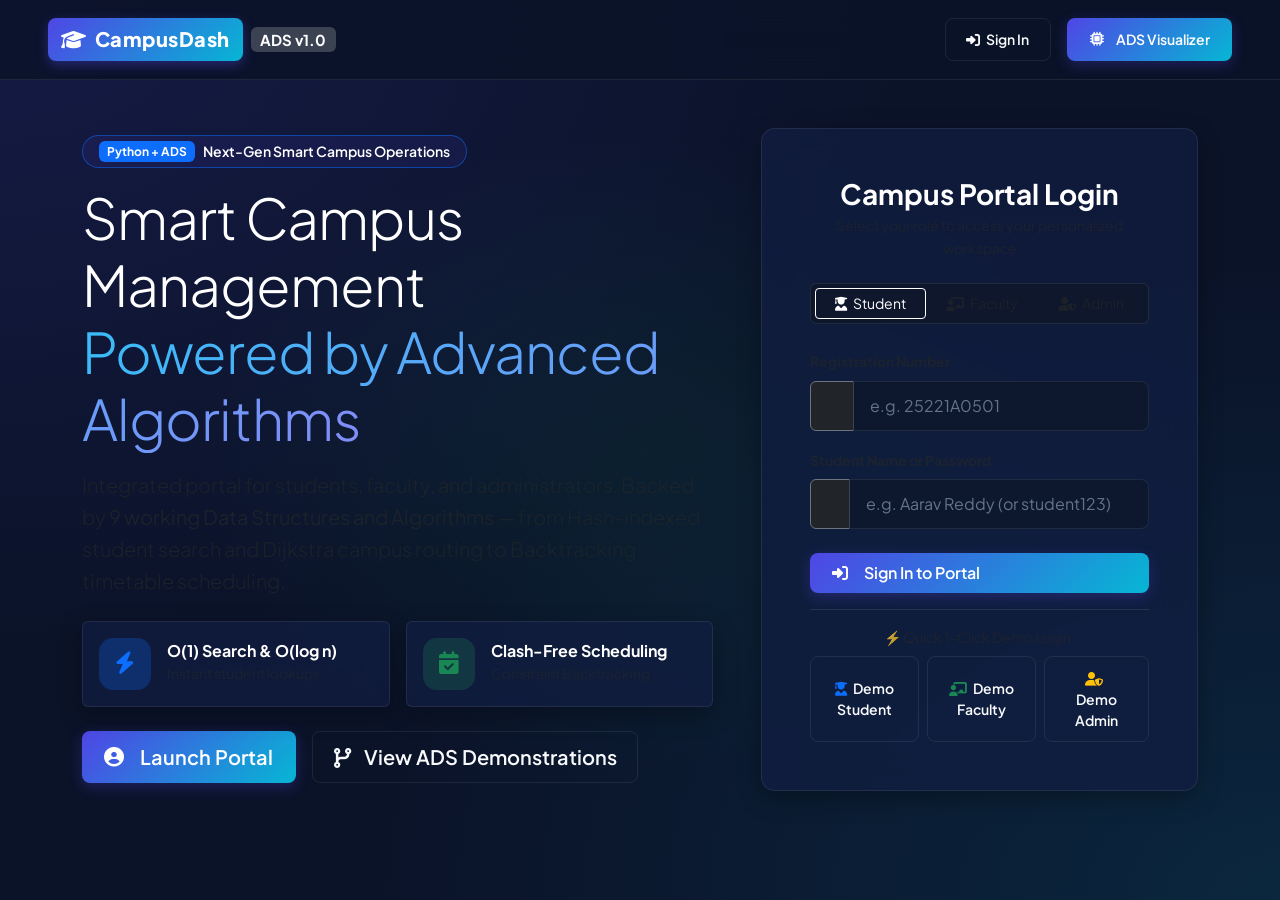
<file: frontend/index.html>
<!DOCTYPE html>
<html lang="en">
<head>
  <meta charset="UTF-8">
  <meta name="viewport" content="width=device-width, initial-scale=1.0">
  <title>CampusDash – Smart Campus Management System</title>
  <link href="https://cdn.jsdelivr.net/npm/bootstrap@5.3.2/dist/css/bootstrap.min.css" rel="stylesheet">
  <link rel="stylesheet" href="https://cdnjs.cloudflare.com/ajax/libs/font-awesome/6.4.2/css/all.min.css">
  <link rel="stylesheet" href="css/style.css">
</head>
<body>

  <!-- Top Header Navigation -->
  <nav class="navbar navbar-custom">
    <div class="container-fluid px-lg-4">
      <a class="navbar-brand d-flex align-items-center gap-2 text-white fw-bold" href="index.html">
        <span class="brand-badge"><i class="fas fa-graduation-cap me-1"></i> CampusDash</span>
        <span class="badge bg-secondary bg-opacity-50 small d-none d-sm-inline">ADS v1.0</span>
      </a>
      <div class="d-flex align-items-center gap-3">
        <a href="#login-section" class="btn btn-outline-campus btn-sm">
          <i class="fas fa-sign-in-alt me-1"></i> Sign In
        </a>
        <a href="algorithms.html" class="btn btn-campus btn-sm">
          <i class="fas fa-microchip me-1"></i> ADS Visualizer
        </a>
      </div>
    </div>
  </nav>

  <!-- Hero & Login Section -->
  <div class="container my-5">
    <div class="row align-items-center g-5">
      <!-- Left Hero Banner -->
      <div class="col-lg-7">
        <div class="d-inline-flex align-items-center gap-2 px-3 py-1 rounded-pill border border-primary border-opacity-50 mb-3" style="background: rgba(79, 70, 229, 0.1);">
          <span class="badge bg-primary">Python + ADS</span>
          <span class="text-white small fw-semibold">Next-Gen Smart Campus Operations</span>
        </div>
        <h1 class="display-4 fw-extrabold text-white mb-3" style="letter-spacing: -1px;">
          Smart Campus Management <br>
          <span style="background: linear-gradient(135deg, #38BDF8 0%, #818CF8 100%); -webkit-background-clip: text; -webkit-text-fill-color: transparent;">
            Powered by Advanced Algorithms
          </span>
        </h1>
        <p class="lead text-muted mb-4">
          Integrated portal for students, faculty, and administrators. Backed by <strong>9 working Data Structures and Algorithms</strong> — from Hash-indexed student search and Dijkstra campus routing to Backtracking timetable scheduling.
        </p>

        <!-- Feature Badges -->
        <div class="row g-3 mb-4">
          <div class="col-sm-6">
            <div class="d-flex align-items-center gap-3 p-3 rounded glass-panel">
              <div class="stat-icon bg-primary bg-opacity-25 text-primary mb-0">
                <i class="fas fa-bolt"></i>
              </div>
              <div>
                <h6 class="text-white fw-bold mb-0">O(1) Search & O(log n)</h6>
                <small class="text-muted">Instant student lookups</small>
              </div>
            </div>
          </div>
          <div class="col-sm-6">
            <div class="d-flex align-items-center gap-3 p-3 rounded glass-panel">
              <div class="stat-icon bg-success bg-opacity-25 text-success mb-0">
                <i class="fas fa-calendar-check"></i>
              </div>
              <div>
                <h6 class="text-white fw-bold mb-0">Clash-Free Scheduling</h6>
                <small class="text-muted">Constraint Backtracking</small>
              </div>
            </div>
          </div>
        </div>

        <div class="d-flex flex-wrap gap-3">
          <a href="#login-section" class="btn btn-campus btn-lg">
            <i class="fas fa-user-circle me-2"></i> Launch Portal
          </a>
          <a href="algorithms.html" class="btn btn-outline-campus btn-lg">
            <i class="fas fa-code-branch me-2"></i> View ADS Demonstrations
          </a>
        </div>
      </div>

      <!-- Right Login Card -->
      <div class="col-lg-5" id="login-section">
        <div class="glass-panel p-4 p-md-5">
          <div class="text-center mb-4">
            <h3 class="fw-bold text-white mb-1">Campus Portal Login</h3>
            <p class="text-muted small">Select your role to access your personalized workspace</p>
          </div>

          <!-- Role Tabs -->
          <div class="d-flex p-1 rounded mb-4" style="background: rgba(15, 23, 42, 0.8); border: 1px solid var(--border-color);">
            <button type="button" class="btn btn-sm flex-fill role-tab-btn active text-white" id="tab-student" onclick="selectRole('student')">
              <i class="fas fa-user-graduate me-1"></i> Student
            </button>
            <button type="button" class="btn btn-sm flex-fill role-tab-btn text-muted" id="tab-faculty" onclick="selectRole('faculty')">
              <i class="fas fa-chalkboard-teacher me-1"></i> Faculty
            </button>
            <button type="button" class="btn btn-sm flex-fill role-tab-btn text-muted" id="tab-admin" onclick="selectRole('admin')">
              <i class="fas fa-user-shield me-1"></i> Admin
            </button>
          </div>

          <div id="login-error" class="alert alert-danger d-none py-2 small mb-3"></div>

          <!-- Login Form -->
          <form id="login-form">
            <div class="mb-3">
              <label class="form-label text-muted small fw-bold" id="username-label">Registration Number</label>
              <div class="input-group">
                <span class="input-group-text bg-dark border-secondary text-muted"><i class="fas fa-id-card"></i></span>
                <input type="text" class="form-control form-control-campus" id="login-username" placeholder="e.g. 25221A0501" required>
              </div>
            </div>

            <div class="mb-4">
              <label class="form-label text-muted small fw-bold" id="password-label">Student Name or Password</label>
              <div class="input-group">
                <span class="input-group-text bg-dark border-secondary text-muted"><i class="fas fa-lock"></i></span>
                <input type="password" class="form-control form-control-campus" id="login-password" placeholder="e.g. Aarav Reddy (or student123)" required>
              </div>
            </div>

            <button type="submit" class="btn btn-campus w-100 py-2 fs-6 mb-3" id="login-btn">
              <i class="fas fa-sign-in-alt me-2"></i> Sign In to Portal
            </button>
          </form>

          <!-- Quick Demo Buttons -->
          <div class="pt-3 border-top border-secondary border-opacity-25 text-center">
            <span class="text-muted small d-block mb-2">⚡ Quick 1-Click Demo Login:</span>
            <div class="d-flex justify-content-center gap-2">
              <button class="btn btn-outline-campus btn-sm" onclick="fillDemoCreds('student')">
                <i class="fas fa-user-graduate me-1 text-primary"></i> Demo Student
              </button>
              <button class="btn btn-outline-campus btn-sm" onclick="fillDemoCreds('faculty')">
                <i class="fas fa-chalkboard-teacher me-1 text-success"></i> Demo Faculty
              </button>
              <button class="btn btn-outline-campus btn-sm" onclick="fillDemoCreds('admin')">
                <i class="fas fa-user-shield me-1 text-warning"></i> Demo Admin
              </button>
            </div>
          </div>

        </div>
      </div>
    </div>
  </div>

  <script src="https://cdn.jsdelivr.net/npm/bootstrap@5.3.2/dist/js/bootstrap.bundle.min.js"></script>
  <script src="js/api.js"></script>
  <script src="js/auth.js"></script>
</body>
</html>
</file>
<file: frontend/css/style.css>
/* CampusDash - Smart Campus Management System
   Design System: Modern Glassmorphic Dark & Light Palette
   Primary Colors: Deep Slate (#0F172A), Electric Indigo (#4F46E5), Emerald (#10B981), Amber (#F59E0B)
*/

@import url('https://fonts.googleapis.com/css2?family=Plus+Jakarta+Sans:wght@300;400;500;600;700;800&family=JetBrains+Mono:wght@400;500;600&display=swap');

:root {
  --font-main: 'Plus Jakarta Sans', -apple-system, BlinkMacSystemFont, 'Segoe UI', Roboto, sans-serif;
  --font-mono: 'JetBrains Mono', monospace;

  /* Colors */
  --bg-primary: #0b1329;
  --bg-surface: #111d40;
  --bg-card: rgba(18, 30, 66, 0.75);
  --bg-card-hover: rgba(28, 45, 96, 0.85);
  --border-color: rgba(255, 255, 255, 0.08);
  --border-glow: rgba(79, 70, 229, 0.35);

  --text-main: #f8fafc;
  --text-muted: #94a3b8;
  --text-dim: #64748b;

  --accent-primary: #4f46e5;
  --accent-hover: #4338ca;
  --accent-gradient: linear-gradient(135deg, #4f46e5 0%, #06b6d4 100%);
  --success-color: #10b981;
  --success-gradient: linear-gradient(135deg, #10b981 0%, #059669 100%);
  --warning-color: #f59e0b;
  --danger-color: #ef4444;
  --info-color: #0284c7;

  --shadow-sm: 0 2px 8px rgba(0, 0, 0, 0.2);
  --shadow-md: 0 8px 24px rgba(0, 0, 0, 0.3);
  --shadow-lg: 0 16px 40px rgba(0, 0, 0, 0.4);
  --shadow-glow: 0 0 25px rgba(79, 70, 229, 0.25);

  --radius-sm: 8px;
  --radius-md: 14px;
  --radius-lg: 20px;
  --radius-full: 9999px;
  --transition: all 0.25s cubic-bezier(0.4, 0, 0.2, 1);
}

* {
  box-sizing: border-box;
  margin: 0;
  padding: 0;
}

body {
  font-family: var(--font-main);
  background-color: var(--bg-primary);
  color: var(--text-main);
  min-height: 100vh;
  line-height: 1.6;
  overflow-x: hidden;
  background-image: 
    radial-gradient(at 0% 0%, rgba(79, 70, 229, 0.15) 0px, transparent 50%),
    radial-gradient(at 100% 100%, rgba(6, 182, 212, 0.12) 0px, transparent 50%),
    radial-gradient(at 50% 50%, rgba(16, 185, 129, 0.08) 0px, transparent 50%);
  background-attachment: fixed;
}

/* Glassmorphic Container */
.glass-panel {
  background: var(--bg-card);
  backdrop-filter: blur(16px);
  -webkit-backdrop-filter: blur(16px);
  border: 1px solid var(--border-color);
  border-radius: var(--radius-md);
  box-shadow: var(--shadow-md);
  transition: var(--transition);
}

.glass-panel:hover {
  border-color: rgba(255, 255, 255, 0.16);
}

/* Navigation Bar */
.navbar-custom {
  background: rgba(11, 19, 41, 0.85);
  backdrop-filter: blur(20px);
  border-bottom: 1px solid var(--border-color);
  position: sticky;
  top: 0;
  z-index: 1000;
  padding: 0.8rem 1.5rem;
}

.brand-badge {
  background: var(--accent-gradient);
  color: white;
  padding: 0.35rem 0.8rem;
  border-radius: var(--radius-sm);
  font-weight: 800;
  letter-spacing: 0.5px;
  box-shadow: 0 4px 12px rgba(79, 70, 229, 0.4);
}

.nav-link-custom {
  color: var(--text-muted);
  font-weight: 500;
  padding: 0.5rem 0.9rem;
  border-radius: var(--radius-sm);
  transition: var(--transition);
  display: inline-flex;
  align-items: center;
  gap: 0.5rem;
  text-decoration: none;
}

.nav-link-custom:hover, .nav-link-custom.active {
  color: #fff;
  background: rgba(255, 255, 255, 0.08);
}

/* Sidebar & Layout */
.app-layout {
  display: flex;
  min-height: calc(100vh - 65px);
}

.sidebar {
  width: 260px;
  background: rgba(15, 26, 56, 0.8);
  backdrop-filter: blur(20px);
  border-right: 1px solid var(--border-color);
  padding: 1.5rem 1rem;
  display: flex;
  flex-direction: column;
  gap: 0.5rem;
  flex-shrink: 0;
}

.sidebar .nav-item {
  color: var(--text-muted);
  padding: 0.75rem 1rem;
  border-radius: var(--radius-sm);
  display: flex;
  align-items: center;
  gap: 0.85rem;
  font-weight: 600;
  font-size: 0.92rem;
  text-decoration: none;
  transition: var(--transition);
}

.sidebar .nav-item:hover {
  color: #fff;
  background: rgba(255, 255, 255, 0.06);
  transform: translateX(4px);
}

.sidebar .nav-item.active {
  color: #fff;
  background: var(--accent-gradient);
  box-shadow: 0 4px 15px rgba(79, 70, 229, 0.35);
}

.main-content {
  flex: 1;
  padding: 2rem;
  overflow-y: auto;
}

/* Stat Cards */
.stat-card {
  padding: 1.5rem;
  border-radius: var(--radius-md);
  position: relative;
  overflow: hidden;
}

.stat-card::after {
  content: '';
  position: absolute;
  top: 0;
  right: 0;
  width: 90px;
  height: 90px;
  background: radial-gradient(circle, rgba(255,255,255,0.06) 0%, transparent 70%);
}

.stat-icon {
  width: 52px;
  height: 52px;
  border-radius: var(--radius-md);
  display: flex;
  align-items: center;
  justify-content: center;
  font-size: 1.4rem;
  margin-bottom: 1rem;
}

.stat-val {
  font-size: 1.9rem;
  font-weight: 800;
  color: #fff;
  letter-spacing: -0.5px;
}

.stat-label {
  color: var(--text-muted);
  font-size: 0.85rem;
  font-weight: 600;
  text-transform: uppercase;
  letter-spacing: 0.8px;
}

/* Custom Buttons */
.btn-campus {
  background: var(--accent-gradient);
  color: #fff;
  border: none;
  padding: 0.7rem 1.4rem;
  border-radius: var(--radius-sm);
  font-weight: 600;
  transition: var(--transition);
  display: inline-flex;
  align-items: center;
  gap: 0.5rem;
  cursor: pointer;
  box-shadow: 0 4px 14px rgba(79, 70, 229, 0.3);
}

.btn-campus:hover {
  transform: translateY(-2px);
  box-shadow: 0 6px 20px rgba(79, 70, 229, 0.45);
  color: #fff;
}

.btn-success-campus {
  background: var(--success-gradient);
  color: #fff;
  border: none;
  padding: 0.7rem 1.4rem;
  border-radius: var(--radius-sm);
  font-weight: 600;
  transition: var(--transition);
  cursor: pointer;
  box-shadow: 0 4px 14px rgba(16, 185, 129, 0.3);
}

.btn-success-campus:hover {
  transform: translateY(-2px);
  box-shadow: 0 6px 20px rgba(16, 185, 129, 0.45);
  color: #fff;
}

.btn-outline-campus {
  background: transparent;
  color: var(--text-main);
  border: 1px solid var(--border-color);
  padding: 0.65rem 1.3rem;
  border-radius: var(--radius-sm);
  font-weight: 600;
  transition: var(--transition);
  cursor: pointer;
}

.btn-outline-campus:hover {
  background: rgba(255, 255, 255, 0.08);
  border-color: rgba(255, 255, 255, 0.2);
  color: #fff;
}

/* Custom Table */
.table-campus {
  width: 100%;
  border-collapse: separate;
  border-spacing: 0 0.4rem;
}

.table-campus th {
  color: var(--text-muted);
  font-size: 0.8rem;
  text-transform: uppercase;
  letter-spacing: 0.8px;
  padding: 0.8rem 1rem;
  border: none;
  font-weight: 700;
}

.table-campus td {
  background: rgba(18, 30, 66, 0.6);
  padding: 0.9rem 1rem;
  vertical-align: middle;
  border-top: 1px solid var(--border-color);
  border-bottom: 1px solid var(--border-color);
  color: var(--text-main);
  font-size: 0.92rem;
}

.table-campus tr td:first-child {
  border-left: 1px solid var(--border-color);
  border-top-left-radius: var(--radius-sm);
  border-bottom-left-radius: var(--radius-sm);
}

.table-campus tr td:last-child {
  border-right: 1px solid var(--border-color);
  border-top-right-radius: var(--radius-sm);
  border-bottom-right-radius: var(--radius-sm);
}

.table-campus tr:hover td {
  background: rgba(28, 45, 96, 0.8);
}

/* Badges */
.badge-role {
  padding: 0.35rem 0.75rem;
  border-radius: var(--radius-full);
  font-size: 0.75rem;
  font-weight: 700;
  text-transform: uppercase;
  letter-spacing: 0.5px;
}

.badge-student { background: rgba(79, 70, 229, 0.2); color: #818cf8; border: 1px solid rgba(79, 70, 229, 0.3); }
.badge-faculty { background: rgba(16, 185, 129, 0.2); color: #34d399; border: 1px solid rgba(16, 185, 129, 0.3); }
.badge-admin   { background: rgba(245, 158, 11, 0.2); color: #fbbf24; border: 1px solid rgba(245, 158, 11, 0.3); }

.badge-present { background: rgba(16, 185, 129, 0.2); color: #34d399; }
.badge-absent  { background: rgba(239, 68, 68, 0.2); color: #f87171; }
.badge-urgent  { background: rgba(239, 68, 68, 0.25); color: #f87171; border: 1px solid rgba(239, 68, 68, 0.4); }

/* Form Controls */
.form-control-campus {
  background: rgba(15, 23, 42, 0.7);
  border: 1px solid var(--border-color);
  color: #fff;
  border-radius: var(--radius-sm);
  padding: 0.75rem 1rem;
  transition: var(--transition);
  width: 100%;
}

.form-control-campus:focus {
  background: rgba(15, 23, 42, 0.95);
  border-color: var(--accent-primary);
  box-shadow: 0 0 0 3px rgba(79, 70, 229, 0.25);
  color: #fff;
  outline: none;
}

.form-control-campus::placeholder {
  color: var(--text-dim);
}

/* Algorithm Visualizer Special Components */
.algo-card {
  border-left: 4px solid var(--accent-primary);
}

.code-box {
  background: #060d1f;
  border: 1px solid rgba(255, 255, 255, 0.08);
  border-radius: var(--radius-sm);
  padding: 1rem;
  font-family: var(--font-mono);
  font-size: 0.86rem;
  color: #38bdf8;
  max-height: 280px;
  overflow-y: auto;
}

.metric-pill {
  background: rgba(255, 255, 255, 0.05);
  border: 1px solid var(--border-color);
  padding: 0.45rem 0.9rem;
  border-radius: var(--radius-full);
  display: inline-flex;
  align-items: center;
  gap: 0.5rem;
  font-size: 0.85rem;
  font-weight: 600;
}

/* Modals */
.modal-content-campus {
  background: #0f1936;
  border: 1px solid var(--border-color);
  border-radius: var(--radius-md);
  color: #fff;
  box-shadow: var(--shadow-lg);
}

/* Toast Alerts */
#toast-container {
  position: fixed;
  bottom: 24px;
  right: 24px;
  z-index: 9999;
  display: flex;
  flex-direction: column;
  gap: 10px;
}

.toast-msg {
  background: rgba(15, 25, 54, 0.95);
  backdrop-filter: blur(12px);
  border: 1px solid var(--border-color);
  border-left: 4px solid var(--accent-primary);
  color: #fff;
  padding: 0.9rem 1.4rem;
  border-radius: var(--radius-sm);
  box-shadow: var(--shadow-lg);
  display: flex;
  align-items: center;
  gap: 0.8rem;
  animation: slideIn 0.3s ease;
}

@keyframes slideIn {
  from { transform: translateX(100%); opacity: 0; }
  to { transform: translateX(0); opacity: 1; }
}

/* Responsive adjustments */
@media (max-width: 992px) {
  .app-layout { flex-direction: column; }
  .sidebar { width: 100%; border-right: none; border-bottom: 1px solid var(--border-color); }
  .main-content { padding: 1rem; }
}
</file>
